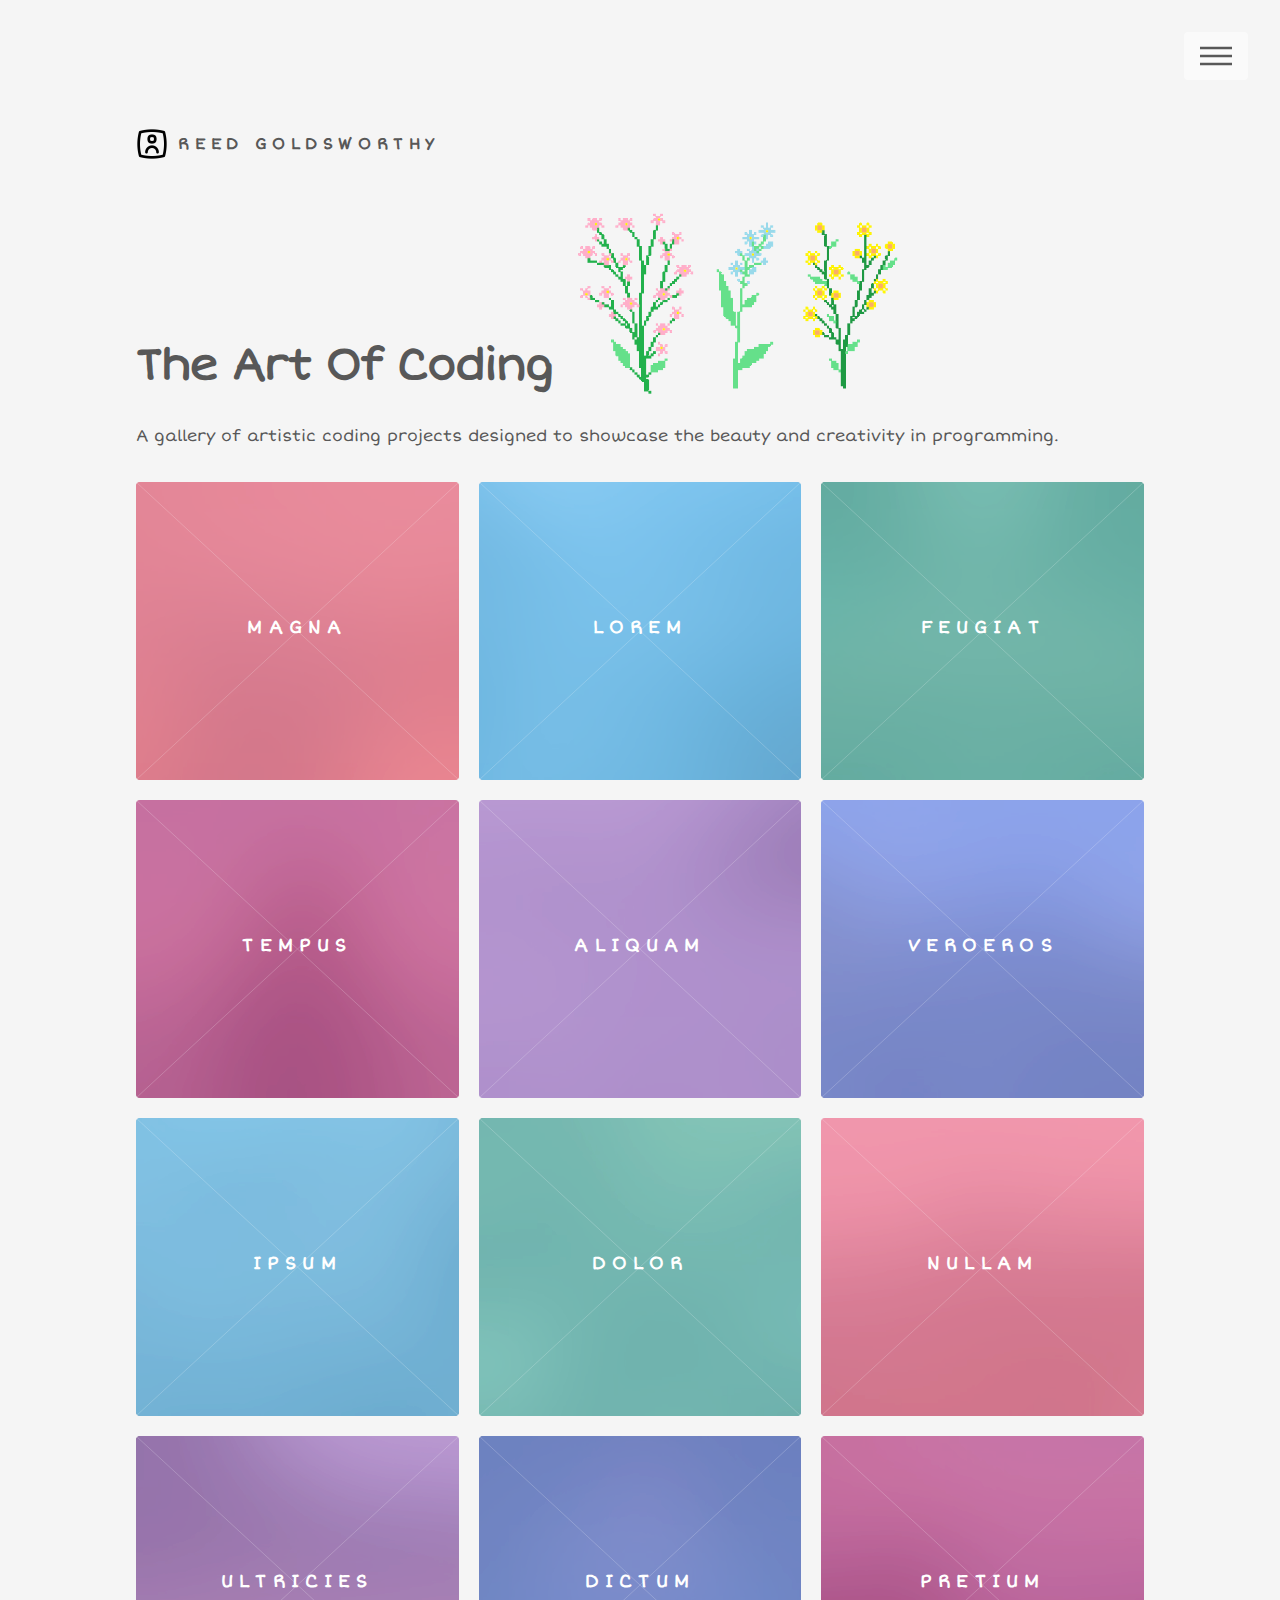
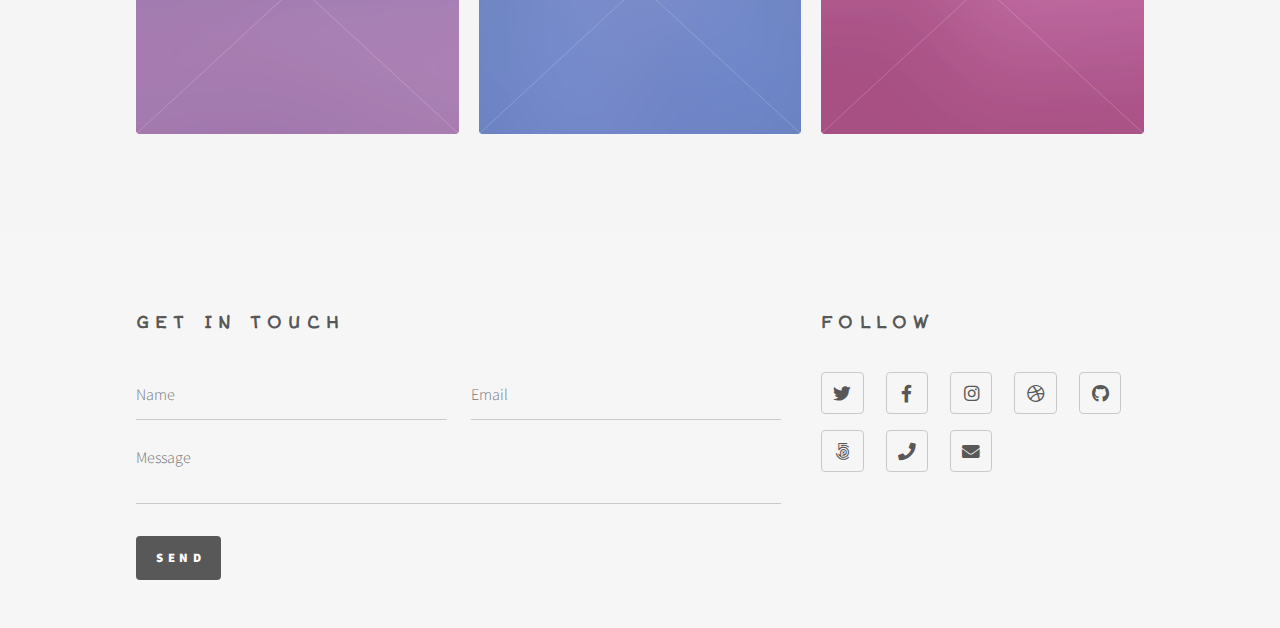
<file: index.html>
<!DOCTYPE HTML>
<!--
	Phantom by HTML5 UP
	html5up.net | @ajlkn
	Free for personal and commercial use under the CCA 3.0 license (html5up.net/license)
-->
<html>
	<head>
		<title>Phantom by HTML5 UP</title>
		<meta charset="utf-8" />
		<meta name="viewport" content="width=device-width, initial-scale=1, user-scalable=no" />
		<link rel="stylesheet" href="assets/css/main.css" />
		<style>
			@import url('https://fonts.googleapis.com/css2?family=Short+Stack&display=swap');
			body {
			  font-family: 'Short Stack', cursive;
			}
			</style>

		<noscript><link rel="stylesheet" href="assets/css/noscript.css" /></noscript>
	</head>
	<body class="is-preload">
		<!-- Wrapper -->
			<div id="wrapper">

				<!-- Header -->
					<header id="header">
						
						<div class="inner">

							<!-- Logo -->
								<a href="https://reedgoldsworthy.github.io/" class="logo" target="_blank">
									<span class="symbol"><img src="images/user.png" alt="" /></span><span class="title">Reed Goldsworthy</span>
								</a>

							<!-- Nav -->
								<nav>
									<ul>
										<li><a href="#menu">Menu</a></li>
									</ul>
								</nav>

						</div>
					</header>

				<!-- Menu -->
					<nav id="menu">
						<h2>Menu</h2>
						<ul>
							<li><a href="index.html">Home</a></li>
							<li><a href="generic.html">Ipsum veroeros</a></li>
							<li><a href="generic.html">Tempus etiam</a></li>
							<li><a href="generic.html">Consequat dolor</a></li>
							<li><a href="elements.html">Elements</a></li>
						</ul>
					</nav>

				<!-- Main -->
					<div id="main">
						<div class="inner">
							<header>
								<div class="title-container">
									<div class="doodle-h1">
										<h1 class="doodle">
											The Art Of Coding
										  </h1>
									</div>
									<img src="images/flowers.png" alt="" class="flower-img">

									
								  </div>

								  
				
								  
		
								<p> A gallery of artistic coding projects designed to showcase the beauty and creativity in programming.</p>
							</header>
							<section class="tiles">
								<article class="style1">
									<span class="image">
										<img src="images/pic01.jpg" alt="" />
									</span>
									<a href="generic.html">
										<h2>Magna</h2>
										<div class="content">
											<p>Sed nisl arcu euismod sit amet nisi lorem etiam dolor veroeros et feugiat.</p>
										</div>
									</a>
								</article>
								<article class="style2">
									<span class="image">
										<img src="images/pic02.jpg" alt="" />
									</span>
									<a href="generic.html">
										<h2>Lorem</h2>
										<div class="content">
											<p>Sed nisl arcu euismod sit amet nisi lorem etiam dolor veroeros et feugiat.</p>
										</div>
									</a>
								</article>
								<article class="style3">
									<span class="image">
										<img src="images/pic03.jpg" alt="" />
									</span>
									<a href="generic.html">
										<h2>Feugiat</h2>
										<div class="content">
											<p>Sed nisl arcu euismod sit amet nisi lorem etiam dolor veroeros et feugiat.</p>
										</div>
									</a>
								</article>
								<article class="style4">
									<span class="image">
										<img src="images/pic04.jpg" alt="" />
									</span>
									<a href="generic.html">
										<h2>Tempus</h2>
										<div class="content">
											<p>Sed nisl arcu euismod sit amet nisi lorem etiam dolor veroeros et feugiat.</p>
										</div>
									</a>
								</article>
								<article class="style5">
									<span class="image">
										<img src="images/pic05.jpg" alt="" />
									</span>
									<a href="generic.html">
										<h2>Aliquam</h2>
										<div class="content">
											<p>Sed nisl arcu euismod sit amet nisi lorem etiam dolor veroeros et feugiat.</p>
										</div>
									</a>
								</article>
								<article class="style6">
									<span class="image">
										<img src="images/pic06.jpg" alt="" />
									</span>
									<a href="generic.html">
										<h2>Veroeros</h2>
										<div class="content">
											<p>Sed nisl arcu euismod sit amet nisi lorem etiam dolor veroeros et feugiat.</p>
										</div>
									</a>
								</article>
								<article class="style2">
									<span class="image">
										<img src="images/pic07.jpg" alt="" />
									</span>
									<a href="generic.html">
										<h2>Ipsum</h2>
										<div class="content">
											<p>Sed nisl arcu euismod sit amet nisi lorem etiam dolor veroeros et feugiat.</p>
										</div>
									</a>
								</article>
								<article class="style3">
									<span class="image">
										<img src="images/pic08.jpg" alt="" />
									</span>
									<a href="generic.html">
										<h2>Dolor</h2>
										<div class="content">
											<p>Sed nisl arcu euismod sit amet nisi lorem etiam dolor veroeros et feugiat.</p>
										</div>
									</a>
								</article>
								<article class="style1">
									<span class="image">
										<img src="images/pic09.jpg" alt="" />
									</span>
									<a href="generic.html">
										<h2>Nullam</h2>
										<div class="content">
											<p>Sed nisl arcu euismod sit amet nisi lorem etiam dolor veroeros et feugiat.</p>
										</div>
									</a>
								</article>
								<article class="style5">
									<span class="image">
										<img src="images/pic10.jpg" alt="" />
									</span>
									<a href="generic.html">
										<h2>Ultricies</h2>
										<div class="content">
											<p>Sed nisl arcu euismod sit amet nisi lorem etiam dolor veroeros et feugiat.</p>
										</div>
									</a>
								</article>
								<article class="style6">
									<span class="image">
										<img src="images/pic11.jpg" alt="" />
									</span>
									<a href="generic.html">
										<h2>Dictum</h2>
										<div class="content">
											<p>Sed nisl arcu euismod sit amet nisi lorem etiam dolor veroeros et feugiat.</p>
										</div>
									</a>
								</article>
								<article class="style4">
									<span class="image">
										<img src="images/pic12.jpg" alt="" />
									</span>
									<a href="generic.html">
										<h2>Pretium</h2>
										<div class="content">
											<p>Sed nisl arcu euismod sit amet nisi lorem etiam dolor veroeros et feugiat.</p>
										</div>
									</a>
								</article>
							</section>
						</div>
					</div>

				<!-- Footer -->
					<footer id="footer">
						<div class="inner">
							<section>
								<h2>Get in touch</h2>
								<form method="post" action="#">
									<div class="fields">
										<div class="field half">
											<input type="text" name="name" id="name" placeholder="Name" />
										</div>
										<div class="field half">
											<input type="email" name="email" id="email" placeholder="Email" />
										</div>
										<div class="field">
											<textarea name="message" id="message" placeholder="Message"></textarea>
										</div>
									</div>
									<ul class="actions">
										<li><input type="submit" value="Send" class="primary" /></li>
									</ul>
								</form>
							</section>
							<section>
								<h2>Follow</h2>
								<ul class="icons">
									<li><a href="#" class="icon brands style2 fa-twitter"><span class="label">Twitter</span></a></li>
									<li><a href="#" class="icon brands style2 fa-facebook-f"><span class="label">Facebook</span></a></li>
									<li><a href="#" class="icon brands style2 fa-instagram"><span class="label">Instagram</span></a></li>
									<li><a href="#" class="icon brands style2 fa-dribbble"><span class="label">Dribbble</span></a></li>
									<li><a href="#" class="icon brands style2 fa-github"><span class="label">GitHub</span></a></li>
									<li><a href="#" class="icon brands style2 fa-500px"><span class="label">500px</span></a></li>
									<li><a href="#" class="icon solid style2 fa-phone"><span class="label">Phone</span></a></li>
									<li><a href="#" class="icon solid style2 fa-envelope"><span class="label">Email</span></a></li>
								</ul>
							</section>
							
						</div>
					</footer>

			</div>

		<!-- Scripts -->
			<script src="assets/js/jquery.min.js"></script>
			<script src="assets/js/browser.min.js"></script>
			<script src="assets/js/breakpoints.min.js"></script>
			<script src="assets/js/util.js"></script>
			<script src="assets/js/main.js"></script>

	</body>
</html>
</file>
<file: assets/css/noscript.css>
/*
	Phantom by HTML5 UP
	html5up.net | @ajlkn
	Free for personal and commercial use under the CCA 3.0 license (html5up.net/license)
*/

/* Tiles */

	body.is-preload .tiles article {
		-moz-transform: none;
		-webkit-transform: none;
		-ms-transform: none;
		transform: none;
		opacity: 1;
	}
</file>
<file: assets/css/main.css>
@import url(fontawesome-all.min.css);
@import url("https://fonts.googleapis.com/css?family=Source+Sans+Pro:300,700,900");

/*
	Phantom by HTML5 UP
	html5up.net | @ajlkn
	Free for personal and commercial use under the CCA 3.0 license (html5up.net/license)
*/

html, body, div, span, applet, object,
iframe, h1, h2, h3, h4, h5, h6, p, blockquote,
pre, a, abbr, acronym, address, big, cite,
code, del, dfn, em, img, ins, kbd, q, s, samp,
small, strike, strong, sub, sup, tt, var, b,
u, i, center, dl, dt, dd, ol, ul, li, fieldset,
form, label, legend, table, caption, tbody,
tfoot, thead, tr, th, td, article, aside,
canvas, details, embed, figure, figcaption,
footer, header, hgroup, menu, nav, output, ruby,
section, summary, time, mark, audio, video {
	margin: 0;
	padding: 0;
	border: 0;
	font-size: 100%;
	font: inherit;
	vertical-align: baseline;}

article, aside, details, figcaption, figure,
footer, header, hgroup, menu, nav, section {
	display: block;}

body {
	line-height: 1;
}

ol, ul {
	list-style: none;
}

blockquote, q {
	quotes: none;
}

	blockquote:before, blockquote:after, q:before, q:after {
		content: '';
		content: none;
	}

table {
	border-collapse: collapse;
	border-spacing: 0;
}

body {
	-webkit-text-size-adjust: none;
}

mark {
	background-color: transparent;
	color: inherit;
}

input::-moz-focus-inner {
	border: 0;
	padding: 0;
}

input, select, textarea {
	-moz-appearance: none;
	-webkit-appearance: none;
	-ms-appearance: none;
	appearance: none;
}

/* Basic */

	@-ms-viewport {
		width: device-width;
	}

	body {
		-ms-overflow-style: scrollbar;
	}

	@media screen and (max-width: 480px) {

		html, body {
			min-width: 320px;
		}

	}

	html {
		box-sizing: border-box;
	}

	*, *:before, *:after {
		box-sizing: inherit;
	}

	body {
		background: #F5F5F5;
	}

		body.is-preload *, body.is-preload *:before, body.is-preload *:after {
			-moz-animation: none !important;
			-webkit-animation: none !important;
			-ms-animation: none !important;
			animation: none !important;
			-moz-transition: none !important;
			-webkit-transition: none !important;
			-ms-transition: none !important;
			transition: none !important;
		}

/* Type */

	body, input, select, textarea {
		color: #585858;
		font-family: "Source Sans Pro", Helvetica, sans-serif;
		font-size: 16pt;
		font-weight: 300;
		line-height: 1.75;
	}

		@media screen and (max-width: 1680px) {

			body, input, select, textarea {
				font-size: 14pt;
			}

		}

		@media screen and (max-width: 1280px) {

			body, input, select, textarea {
				font-size: 12pt;
			}

		}

	a {
		-moz-transition: border-bottom-color 0.2s ease, color 0.2s ease;
		-webkit-transition: border-bottom-color 0.2s ease, color 0.2s ease;
		-ms-transition: border-bottom-color 0.2s ease, color 0.2s ease;
		transition: border-bottom-color 0.2s ease, color 0.2s ease;
		text-decoration: none;
		color: #585858;
		border-bottom: dotted 1px rgba(88, 88, 88, 0.5);
	}

		a:hover {
			border-bottom-color: transparent;
			color: #f2849e !important;
		}

	strong, b {
		font-weight: 900;
	}

	em, i {
		font-style: italic;
	}

	p {
		margin: 0 0 2em 0;
	}

	h1 {
		font-size: 2.75em;
		font-weight: 700;
		line-height: 1.3;
		margin: 0 0 1em 0;
		letter-spacing: -0.035em;
	}

		h1 a {
			color: inherit;
		}

		@media screen and (max-width: 736px) {

			h1 {
				font-size: 2em;
				margin: 0 0 1em 0;
			}

		}

		@media screen and (max-width: 360px) {

			h1 {
				font-size: 1.75em;
			}

		}

	h2, h3, h4, h5, h6 {
		font-weight: 900;
		line-height: 1.5;
		margin: 0 0 2em 0;
		text-transform: uppercase;
		letter-spacing: 0.35em;
	}

		h2 a, h3 a, h4 a, h5 a, h6 a {
			color: inherit;
		}

	h2 {
		font-size: 1.1em;
	}

	h3 {
		font-size: 1em;
	}

	h4 {
		font-size: 0.8em;
	}

	h5 {
		font-size: 0.8em;
	}

	h6 {
		font-size: 0.8em;
	}

	@media screen and (max-width: 980px) {

		h1 br, h2 br, h3 br, h4 br, h5 br, h6 br {
			display: none;
		}

	}

	@media screen and (max-width: 736px) {

		h2 {
			font-size: 1em;
		}

		h3 {
			font-size: 0.8em;
		}

	}

	sub {
		font-size: 0.8em;
		position: relative;
		top: 0.5em;
	}

	sup {
		font-size: 0.8em;
		position: relative;
		top: -0.5em;
	}

	blockquote {
		border-left: solid 4px #c9c9c9;
		font-style: italic;
		margin: 0 0 2em 0;
		padding: 0.5em 0 0.5em 2em;
	}

	code {
		background: rgba(144, 144, 144, 0.075);
		border-radius: 4px;
		border: solid 1px #c9c9c9;
		font-family: "Courier New", monospace;
		font-size: 0.9em;
		margin: 0 0.25em;
		padding: 0.25em 0.65em;
	}

	pre {
		-webkit-overflow-scrolling: touch;
		font-family: "Courier New", monospace;
		font-size: 0.9em;
		margin: 0 0 2em 0;
	}

		pre code {
			display: block;
			line-height: 1.75;
			padding: 1em 1.5em;
			overflow-x: auto;
		}

	hr {
		border: 0;
		border-bottom: solid 1px #c9c9c9;
		margin: 2em 0;
	}

		hr.major {
			margin: 3em 0;
		}

	.align-left {
		text-align: left;
	}

	.align-center {
		text-align: center;
	}

	.align-right {
		text-align: right;
	}

/* Row */

	.row {
		display: flex;
		flex-wrap: wrap;
		box-sizing: border-box;
		align-items: stretch;
	}

		.row > * {
			box-sizing: border-box;
		}

		.row.gtr-uniform > * > :last-child {
			margin-bottom: 0;
		}

		.row.aln-left {
			justify-content: flex-start;
		}

		.row.aln-center {
			justify-content: center;
		}

		.row.aln-right {
			justify-content: flex-end;
		}

		.row.aln-top {
			align-items: flex-start;
		}

		.row.aln-middle {
			align-items: center;
		}

		.row.aln-bottom {
			align-items: flex-end;
		}

		.row > .imp {
			order: -1;
		}

		.row > .col-1 {
			width: 8.33333%;
		}

		.row > .off-1 {
			margin-left: 8.33333%;
		}

		.row > .col-2 {
			width: 16.66667%;
		}

		.row > .off-2 {
			margin-left: 16.66667%;
		}

		.row > .col-3 {
			width: 25%;
		}

		.row > .off-3 {
			margin-left: 25%;
		}

		.row > .col-4 {
			width: 33.33333%;
		}

		.row > .off-4 {
			margin-left: 33.33333%;
		}

		.row > .col-5 {
			width: 41.66667%;
		}

		.row > .off-5 {
			margin-left: 41.66667%;
		}

		.row > .col-6 {
			width: 50%;
		}

		.row > .off-6 {
			margin-left: 50%;
		}

		.row > .col-7 {
			width: 58.33333%;
		}

		.row > .off-7 {
			margin-left: 58.33333%;
		}

		.row > .col-8 {
			width: 66.66667%;
		}

		.row > .off-8 {
			margin-left: 66.66667%;
		}

		.row > .col-9 {
			width: 75%;
		}

		.row > .off-9 {
			margin-left: 75%;
		}

		.row > .col-10 {
			width: 83.33333%;
		}

		.row > .off-10 {
			margin-left: 83.33333%;
		}

		.row > .col-11 {
			width: 91.66667%;
		}

		.row > .off-11 {
			margin-left: 91.66667%;
		}

		.row > .col-12 {
			width: 100%;
		}

		.row > .off-12 {
			margin-left: 100%;
		}

		.row.gtr-0 {
			margin-top: 0;
			margin-left: 0em;
		}

			.row.gtr-0 > * {
				padding: 0 0 0 0em;
			}

			.row.gtr-0.gtr-uniform {
				margin-top: 0em;
			}

				.row.gtr-0.gtr-uniform > * {
					padding-top: 0em;
				}

		.row.gtr-25 {
			margin-top: 0;
			margin-left: -0.5em;
		}

			.row.gtr-25 > * {
				padding: 0 0 0 0.5em;
			}

			.row.gtr-25.gtr-uniform {
				margin-top: -0.5em;
			}

				.row.gtr-25.gtr-uniform > * {
					padding-top: 0.5em;
				}

		.row.gtr-50 {
			margin-top: 0;
			margin-left: -1em;
		}

			.row.gtr-50 > * {
				padding: 0 0 0 1em;
			}

			.row.gtr-50.gtr-uniform {
				margin-top: -1em;
			}

				.row.gtr-50.gtr-uniform > * {
					padding-top: 1em;
				}

		.row {
			margin-top: 0;
			margin-left: -2em;
		}

			.row > * {
				padding: 0 0 0 2em;
			}

			.row.gtr-uniform {
				margin-top: -2em;
			}

				.row.gtr-uniform > * {
					padding-top: 2em;
				}

		.row.gtr-150 {
			margin-top: 0;
			margin-left: -3em;
		}

			.row.gtr-150 > * {
				padding: 0 0 0 3em;
			}

			.row.gtr-150.gtr-uniform {
				margin-top: -3em;
			}

				.row.gtr-150.gtr-uniform > * {
					padding-top: 3em;
				}

		.row.gtr-200 {
			margin-top: 0;
			margin-left: -4em;
		}

			.row.gtr-200 > * {
				padding: 0 0 0 4em;
			}

			.row.gtr-200.gtr-uniform {
				margin-top: -4em;
			}

				.row.gtr-200.gtr-uniform > * {
					padding-top: 4em;
				}

		@media screen and (max-width: 1680px) {

			.row {
				display: flex;
				flex-wrap: wrap;
				box-sizing: border-box;
				align-items: stretch;
			}

				.row > * {
					box-sizing: border-box;
				}

				.row.gtr-uniform > * > :last-child {
					margin-bottom: 0;
				}

				.row.aln-left {
					justify-content: flex-start;
				}

				.row.aln-center {
					justify-content: center;
				}

				.row.aln-right {
					justify-content: flex-end;
				}

				.row.aln-top {
					align-items: flex-start;
				}

				.row.aln-middle {
					align-items: center;
				}

				.row.aln-bottom {
					align-items: flex-end;
				}

				.row > .imp-xlarge {
					order: -1;
				}

				.row > .col-1-xlarge {
					width: 8.33333%;
				}

				.row > .off-1-xlarge {
					margin-left: 8.33333%;
				}

				.row > .col-2-xlarge {
					width: 16.66667%;
				}

				.row > .off-2-xlarge {
					margin-left: 16.66667%;
				}

				.row > .col-3-xlarge {
					width: 25%;
				}

				.row > .off-3-xlarge {
					margin-left: 25%;
				}

				.row > .col-4-xlarge {
					width: 33.33333%;
				}

				.row > .off-4-xlarge {
					margin-left: 33.33333%;
				}

				.row > .col-5-xlarge {
					width: 41.66667%;
				}

				.row > .off-5-xlarge {
					margin-left: 41.66667%;
				}

				.row > .col-6-xlarge {
					width: 50%;
				}

				.row > .off-6-xlarge {
					margin-left: 50%;
				}

				.row > .col-7-xlarge {
					width: 58.33333%;
				}

				.row > .off-7-xlarge {
					margin-left: 58.33333%;
				}

				.row > .col-8-xlarge {
					width: 66.66667%;
				}

				.row > .off-8-xlarge {
					margin-left: 66.66667%;
				}

				.row > .col-9-xlarge {
					width: 75%;
				}

				.row > .off-9-xlarge {
					margin-left: 75%;
				}

				.row > .col-10-xlarge {
					width: 83.33333%;
				}

				.row > .off-10-xlarge {
					margin-left: 83.33333%;
				}

				.row > .col-11-xlarge {
					width: 91.66667%;
				}

				.row > .off-11-xlarge {
					margin-left: 91.66667%;
				}

				.row > .col-12-xlarge {
					width: 100%;
				}

				.row > .off-12-xlarge {
					margin-left: 100%;
				}

				.row.gtr-0 {
					margin-top: 0;
					margin-left: 0em;
				}

					.row.gtr-0 > * {
						padding: 0 0 0 0em;
					}

					.row.gtr-0.gtr-uniform {
						margin-top: 0em;
					}

						.row.gtr-0.gtr-uniform > * {
							padding-top: 0em;
						}

				.row.gtr-25 {
					margin-top: 0;
					margin-left: -0.5em;
				}

					.row.gtr-25 > * {
						padding: 0 0 0 0.5em;
					}

					.row.gtr-25.gtr-uniform {
						margin-top: -0.5em;
					}

						.row.gtr-25.gtr-uniform > * {
							padding-top: 0.5em;
						}

				.row.gtr-50 {
					margin-top: 0;
					margin-left: -1em;
				}

					.row.gtr-50 > * {
						padding: 0 0 0 1em;
					}

					.row.gtr-50.gtr-uniform {
						margin-top: -1em;
					}

						.row.gtr-50.gtr-uniform > * {
							padding-top: 1em;
						}

				.row {
					margin-top: 0;
					margin-left: -2em;
				}

					.row > * {
						padding: 0 0 0 2em;
					}

					.row.gtr-uniform {
						margin-top: -2em;
					}

						.row.gtr-uniform > * {
							padding-top: 2em;
						}

				.row.gtr-150 {
					margin-top: 0;
					margin-left: -3em;
				}

					.row.gtr-150 > * {
						padding: 0 0 0 3em;
					}

					.row.gtr-150.gtr-uniform {
						margin-top: -3em;
					}

						.row.gtr-150.gtr-uniform > * {
							padding-top: 3em;
						}

				.row.gtr-200 {
					margin-top: 0;
					margin-left: -4em;
				}

					.row.gtr-200 > * {
						padding: 0 0 0 4em;
					}

					.row.gtr-200.gtr-uniform {
						margin-top: -4em;
					}

						.row.gtr-200.gtr-uniform > * {
							padding-top: 4em;
						}

		}

		@media screen and (max-width: 1280px) {

			.row {
				display: flex;
				flex-wrap: wrap;
				box-sizing: border-box;
				align-items: stretch;
			}

				.row > * {
					box-sizing: border-box;
				}

				.row.gtr-uniform > * > :last-child {
					margin-bottom: 0;
				}

				.row.aln-left {
					justify-content: flex-start;
				}

				.row.aln-center {
					justify-content: center;
				}

				.row.aln-right {
					justify-content: flex-end;
				}

				.row.aln-top {
					align-items: flex-start;
				}

				.row.aln-middle {
					align-items: center;
				}

				.row.aln-bottom {
					align-items: flex-end;
				}

				.row > .imp-large {
					order: -1;
				}

				.row > .col-1-large {
					width: 8.33333%;
				}

				.row > .off-1-large {
					margin-left: 8.33333%;
				}

				.row > .col-2-large {
					width: 16.66667%;
				}

				.row > .off-2-large {
					margin-left: 16.66667%;
				}

				.row > .col-3-large {
					width: 25%;
				}

				.row > .off-3-large {
					margin-left: 25%;
				}

				.row > .col-4-large {
					width: 33.33333%;
				}

				.row > .off-4-large {
					margin-left: 33.33333%;
				}

				.row > .col-5-large {
					width: 41.66667%;
				}

				.row > .off-5-large {
					margin-left: 41.66667%;
				}

				.row > .col-6-large {
					width: 50%;
				}

				.row > .off-6-large {
					margin-left: 50%;
				}

				.row > .col-7-large {
					width: 58.33333%;
				}

				.row > .off-7-large {
					margin-left: 58.33333%;
				}

				.row > .col-8-large {
					width: 66.66667%;
				}

				.row > .off-8-large {
					margin-left: 66.66667%;
				}

				.row > .col-9-large {
					width: 75%;
				}

				.row > .off-9-large {
					margin-left: 75%;
				}

				.row > .col-10-large {
					width: 83.33333%;
				}

				.row > .off-10-large {
					margin-left: 83.33333%;
				}

				.row > .col-11-large {
					width: 91.66667%;
				}

				.row > .off-11-large {
					margin-left: 91.66667%;
				}

				.row > .col-12-large {
					width: 100%;
				}

				.row > .off-12-large {
					margin-left: 100%;
				}

				.row.gtr-0 {
					margin-top: 0;
					margin-left: 0em;
				}

					.row.gtr-0 > * {
						padding: 0 0 0 0em;
					}

					.row.gtr-0.gtr-uniform {
						margin-top: 0em;
					}

						.row.gtr-0.gtr-uniform > * {
							padding-top: 0em;
						}

				.row.gtr-25 {
					margin-top: 0;
					margin-left: -0.5em;
				}

					.row.gtr-25 > * {
						padding: 0 0 0 0.5em;
					}

					.row.gtr-25.gtr-uniform {
						margin-top: -0.5em;
					}

						.row.gtr-25.gtr-uniform > * {
							padding-top: 0.5em;
						}

				.row.gtr-50 {
					margin-top: 0;
					margin-left: -1em;
				}

					.row.gtr-50 > * {
						padding: 0 0 0 1em;
					}

					.row.gtr-50.gtr-uniform {
						margin-top: -1em;
					}

						.row.gtr-50.gtr-uniform > * {
							padding-top: 1em;
						}

				.row {
					margin-top: 0;
					margin-left: -2em;
				}

					.row > * {
						padding: 0 0 0 2em;
					}

					.row.gtr-uniform {
						margin-top: -2em;
					}

						.row.gtr-uniform > * {
							padding-top: 2em;
						}

				.row.gtr-150 {
					margin-top: 0;
					margin-left: -3em;
				}

					.row.gtr-150 > * {
						padding: 0 0 0 3em;
					}

					.row.gtr-150.gtr-uniform {
						margin-top: -3em;
					}

						.row.gtr-150.gtr-uniform > * {
							padding-top: 3em;
						}

				.row.gtr-200 {
					margin-top: 0;
					margin-left: -4em;
				}

					.row.gtr-200 > * {
						padding: 0 0 0 4em;
					}

					.row.gtr-200.gtr-uniform {
						margin-top: -4em;
					}

						.row.gtr-200.gtr-uniform > * {
							padding-top: 4em;
						}

		}

		@media screen and (max-width: 980px) {

			.row {
				display: flex;
				flex-wrap: wrap;
				box-sizing: border-box;
				align-items: stretch;
			}

				.row > * {
					box-sizing: border-box;
				}

				.row.gtr-uniform > * > :last-child {
					margin-bottom: 0;
				}

				.row.aln-left {
					justify-content: flex-start;
				}

				.row.aln-center {
					justify-content: center;
				}

				.row.aln-right {
					justify-content: flex-end;
				}

				.row.aln-top {
					align-items: flex-start;
				}

				.row.aln-middle {
					align-items: center;
				}

				.row.aln-bottom {
					align-items: flex-end;
				}

				.row > .imp-medium {
					order: -1;
				}

				.row > .col-1-medium {
					width: 8.33333%;
				}

				.row > .off-1-medium {
					margin-left: 8.33333%;
				}

				.row > .col-2-medium {
					width: 16.66667%;
				}

				.row > .off-2-medium {
					margin-left: 16.66667%;
				}

				.row > .col-3-medium {
					width: 25%;
				}

				.row > .off-3-medium {
					margin-left: 25%;
				}

				.row > .col-4-medium {
					width: 33.33333%;
				}

				.row > .off-4-medium {
					margin-left: 33.33333%;
				}

				.row > .col-5-medium {
					width: 41.66667%;
				}

				.row > .off-5-medium {
					margin-left: 41.66667%;
				}

				.row > .col-6-medium {
					width: 50%;
				}

				.row > .off-6-medium {
					margin-left: 50%;
				}

				.row > .col-7-medium {
					width: 58.33333%;
				}

				.row > .off-7-medium {
					margin-left: 58.33333%;
				}

				.row > .col-8-medium {
					width: 66.66667%;
				}

				.row > .off-8-medium {
					margin-left: 66.66667%;
				}

				.row > .col-9-medium {
					width: 75%;
				}

				.row > .off-9-medium {
					margin-left: 75%;
				}

				.row > .col-10-medium {
					width: 83.33333%;
				}

				.row > .off-10-medium {
					margin-left: 83.33333%;
				}

				.row > .col-11-medium {
					width: 91.66667%;
				}

				.row > .off-11-medium {
					margin-left: 91.66667%;
				}

				.row > .col-12-medium {
					width: 100%;
				}

				.row > .off-12-medium {
					margin-left: 100%;
				}

				.row.gtr-0 {
					margin-top: 0;
					margin-left: 0em;
				}

					.row.gtr-0 > * {
						padding: 0 0 0 0em;
					}

					.row.gtr-0.gtr-uniform {
						margin-top: 0em;
					}

						.row.gtr-0.gtr-uniform > * {
							padding-top: 0em;
						}

				.row.gtr-25 {
					margin-top: 0;
					margin-left: -0.375em;
				}

					.row.gtr-25 > * {
						padding: 0 0 0 0.375em;
					}

					.row.gtr-25.gtr-uniform {
						margin-top: -0.375em;
					}

						.row.gtr-25.gtr-uniform > * {
							padding-top: 0.375em;
						}

				.row.gtr-50 {
					margin-top: 0;
					margin-left: -0.75em;
				}

					.row.gtr-50 > * {
						padding: 0 0 0 0.75em;
					}

					.row.gtr-50.gtr-uniform {
						margin-top: -0.75em;
					}

						.row.gtr-50.gtr-uniform > * {
							padding-top: 0.75em;
						}

				.row {
					margin-top: 0;
					margin-left: -1.5em;
				}

					.row > * {
						padding: 0 0 0 1.5em;
					}

					.row.gtr-uniform {
						margin-top: -1.5em;
					}

						.row.gtr-uniform > * {
							padding-top: 1.5em;
						}

				.row.gtr-150 {
					margin-top: 0;
					margin-left: -2.25em;
				}

					.row.gtr-150 > * {
						padding: 0 0 0 2.25em;
					}

					.row.gtr-150.gtr-uniform {
						margin-top: -2.25em;
					}

						.row.gtr-150.gtr-uniform > * {
							padding-top: 2.25em;
						}

				.row.gtr-200 {
					margin-top: 0;
					margin-left: -3em;
				}

					.row.gtr-200 > * {
						padding: 0 0 0 3em;
					}

					.row.gtr-200.gtr-uniform {
						margin-top: -3em;
					}

						.row.gtr-200.gtr-uniform > * {
							padding-top: 3em;
						}

		}

		@media screen and (max-width: 736px) {

			.row {
				display: flex;
				flex-wrap: wrap;
				box-sizing: border-box;
				align-items: stretch;
			}

				.row > * {
					box-sizing: border-box;
				}

				.row.gtr-uniform > * > :last-child {
					margin-bottom: 0;
				}

				.row.aln-left {
					justify-content: flex-start;
				}

				.row.aln-center {
					justify-content: center;
				}

				.row.aln-right {
					justify-content: flex-end;
				}

				.row.aln-top {
					align-items: flex-start;
				}

				.row.aln-middle {
					align-items: center;
				}

				.row.aln-bottom {
					align-items: flex-end;
				}

				.row > .imp-small {
					order: -1;
				}

				.row > .col-1-small {
					width: 8.33333%;
				}

				.row > .off-1-small {
					margin-left: 8.33333%;
				}

				.row > .col-2-small {
					width: 16.66667%;
				}

				.row > .off-2-small {
					margin-left: 16.66667%;
				}

				.row > .col-3-small {
					width: 25%;
				}

				.row > .off-3-small {
					margin-left: 25%;
				}

				.row > .col-4-small {
					width: 33.33333%;
				}

				.row > .off-4-small {
					margin-left: 33.33333%;
				}

				.row > .col-5-small {
					width: 41.66667%;
				}

				.row > .off-5-small {
					margin-left: 41.66667%;
				}

				.row > .col-6-small {
					width: 50%;
				}

				.row > .off-6-small {
					margin-left: 50%;
				}

				.row > .col-7-small {
					width: 58.33333%;
				}

				.row > .off-7-small {
					margin-left: 58.33333%;
				}

				.row > .col-8-small {
					width: 66.66667%;
				}

				.row > .off-8-small {
					margin-left: 66.66667%;
				}

				.row > .col-9-small {
					width: 75%;
				}

				.row > .off-9-small {
					margin-left: 75%;
				}

				.row > .col-10-small {
					width: 83.33333%;
				}

				.row > .off-10-small {
					margin-left: 83.33333%;
				}

				.row > .col-11-small {
					width: 91.66667%;
				}

				.row > .off-11-small {
					margin-left: 91.66667%;
				}

				.row > .col-12-small {
					width: 100%;
				}

				.row > .off-12-small {
					margin-left: 100%;
				}

				.row.gtr-0 {
					margin-top: 0;
					margin-left: 0em;
				}

					.row.gtr-0 > * {
						padding: 0 0 0 0em;
					}

					.row.gtr-0.gtr-uniform {
						margin-top: 0em;
					}

						.row.gtr-0.gtr-uniform > * {
							padding-top: 0em;
						}

				.row.gtr-25 {
					margin-top: 0;
					margin-left: -0.25em;
				}

					.row.gtr-25 > * {
						padding: 0 0 0 0.25em;
					}

					.row.gtr-25.gtr-uniform {
						margin-top: -0.25em;
					}

						.row.gtr-25.gtr-uniform > * {
							padding-top: 0.25em;
						}

				.row.gtr-50 {
					margin-top: 0;
					margin-left: -0.5em;
				}

					.row.gtr-50 > * {
						padding: 0 0 0 0.5em;
					}

					.row.gtr-50.gtr-uniform {
						margin-top: -0.5em;
					}

						.row.gtr-50.gtr-uniform > * {
							padding-top: 0.5em;
						}

				.row {
					margin-top: 0;
					margin-left: -1em;
				}

					.row > * {
						padding: 0 0 0 1em;
					}

					.row.gtr-uniform {
						margin-top: -1em;
					}

						.row.gtr-uniform > * {
							padding-top: 1em;
						}

				.row.gtr-150 {
					margin-top: 0;
					margin-left: -1.5em;
				}

					.row.gtr-150 > * {
						padding: 0 0 0 1.5em;
					}

					.row.gtr-150.gtr-uniform {
						margin-top: -1.5em;
					}

						.row.gtr-150.gtr-uniform > * {
							padding-top: 1.5em;
						}

				.row.gtr-200 {
					margin-top: 0;
					margin-left: -2em;
				}

					.row.gtr-200 > * {
						padding: 0 0 0 2em;
					}

					.row.gtr-200.gtr-uniform {
						margin-top: -2em;
					}

						.row.gtr-200.gtr-uniform > * {
							padding-top: 2em;
						}

		}

		@media screen and (max-width: 480px) {

			.row {
				display: flex;
				flex-wrap: wrap;
				box-sizing: border-box;
				align-items: stretch;
			}

				.row > * {
					box-sizing: border-box;
				}

				.row.gtr-uniform > * > :last-child {
					margin-bottom: 0;
				}

				.row.aln-left {
					justify-content: flex-start;
				}

				.row.aln-center {
					justify-content: center;
				}

				.row.aln-right {
					justify-content: flex-end;
				}

				.row.aln-top {
					align-items: flex-start;
				}

				.row.aln-middle {
					align-items: center;
				}

				.row.aln-bottom {
					align-items: flex-end;
				}

				.row > .imp-xsmall {
					order: -1;
				}

				.row > .col-1-xsmall {
					width: 8.33333%;
				}

				.row > .off-1-xsmall {
					margin-left: 8.33333%;
				}

				.row > .col-2-xsmall {
					width: 16.66667%;
				}

				.row > .off-2-xsmall {
					margin-left: 16.66667%;
				}

				.row > .col-3-xsmall {
					width: 25%;
				}

				.row > .off-3-xsmall {
					margin-left: 25%;
				}

				.row > .col-4-xsmall {
					width: 33.33333%;
				}

				.row > .off-4-xsmall {
					margin-left: 33.33333%;
				}

				.row > .col-5-xsmall {
					width: 41.66667%;
				}

				.row > .off-5-xsmall {
					margin-left: 41.66667%;
				}

				.row > .col-6-xsmall {
					width: 50%;
				}

				.row > .off-6-xsmall {
					margin-left: 50%;
				}

				.row > .col-7-xsmall {
					width: 58.33333%;
				}

				.row > .off-7-xsmall {
					margin-left: 58.33333%;
				}

				.row > .col-8-xsmall {
					width: 66.66667%;
				}

				.row > .off-8-xsmall {
					margin-left: 66.66667%;
				}

				.row > .col-9-xsmall {
					width: 75%;
				}

				.row > .off-9-xsmall {
					margin-left: 75%;
				}

				.row > .col-10-xsmall {
					width: 83.33333%;
				}

				.row > .off-10-xsmall {
					margin-left: 83.33333%;
				}

				.row > .col-11-xsmall {
					width: 91.66667%;
				}

				.row > .off-11-xsmall {
					margin-left: 91.66667%;
				}

				.row > .col-12-xsmall {
					width: 100%;
				}

				.row > .off-12-xsmall {
					margin-left: 100%;
				}

				.row.gtr-0 {
					margin-top: 0;
					margin-left: 0em;
				}

					.row.gtr-0 > * {
						padding: 0 0 0 0em;
					}

					.row.gtr-0.gtr-uniform {
						margin-top: 0em;
					}

						.row.gtr-0.gtr-uniform > * {
							padding-top: 0em;
						}

				.row.gtr-25 {
					margin-top: 0;
					margin-left: -0.25em;
				}

					.row.gtr-25 > * {
						padding: 0 0 0 0.25em;
					}

					.row.gtr-25.gtr-uniform {
						margin-top: -0.25em;
					}

						.row.gtr-25.gtr-uniform > * {
							padding-top: 0.25em;
						}

				.row.gtr-50 {
					margin-top: 0;
					margin-left: -0.5em;
				}

					.row.gtr-50 > * {
						padding: 0 0 0 0.5em;
					}

					.row.gtr-50.gtr-uniform {
						margin-top: -0.5em;
					}

						.row.gtr-50.gtr-uniform > * {
							padding-top: 0.5em;
						}

				.row {
					margin-top: 0;
					margin-left: -1em;
				}

					.row > * {
						padding: 0 0 0 1em;
					}

					.row.gtr-uniform {
						margin-top: -1em;
					}

						.row.gtr-uniform > * {
							padding-top: 1em;
						}

				.row.gtr-150 {
					margin-top: 0;
					margin-left: -1.5em;
				}

					.row.gtr-150 > * {
						padding: 0 0 0 1.5em;
					}

					.row.gtr-150.gtr-uniform {
						margin-top: -1.5em;
					}

						.row.gtr-150.gtr-uniform > * {
							padding-top: 1.5em;
						}

				.row.gtr-200 {
					margin-top: 0;
					margin-left: -2em;
				}

					.row.gtr-200 > * {
						padding: 0 0 0 2em;
					}

					.row.gtr-200.gtr-uniform {
						margin-top: -2em;
					}

						.row.gtr-200.gtr-uniform > * {
							padding-top: 2em;
						}

		}

/* Section/Article */

	section.special, article.special {
		text-align: center;
	}

	header p {
		margin-top: -1em;
	}

	@media screen and (max-width: 736px) {

		header p {
			margin-top: 0;
		}

	}

/* Icon */

	.icon {
		text-decoration: none;
		border-bottom: none;
		position: relative;
	}

		.icon:before {
			-moz-osx-font-smoothing: grayscale;
			-webkit-font-smoothing: antialiased;
			display: inline-block;
			font-style: normal;
			font-variant: normal;
			text-rendering: auto;
			line-height: 1;
			text-transform: none !important;
			font-family: 'Font Awesome 5 Free';
			font-weight: 400;
		}

		.icon > .label {
			display: none;
		}

		.icon:before {
			line-height: inherit;
		}

		.icon.solid:before {
			font-weight: 900;
		}

		.icon.brands:before {
			font-family: 'Font Awesome 5 Brands';
		}

		.icon.style2 {
			-moz-transition: background-color 0.2s ease-in-out, color 0.2s ease-in-out, border-color 0.2s ease-in-out;
			-webkit-transition: background-color 0.2s ease-in-out, color 0.2s ease-in-out, border-color 0.2s ease-in-out;
			-ms-transition: background-color 0.2s ease-in-out, color 0.2s ease-in-out, border-color 0.2s ease-in-out;
			transition: background-color 0.2s ease-in-out, color 0.2s ease-in-out, border-color 0.2s ease-in-out;
			background-color: transparent;
			border: solid 1px #c9c9c9;
			border-radius: 4px;
			width: 2.65em;
			height: 2.65em;
			display: inline-block;
			text-align: center;
			line-height: 2.65em;
			color: inherit;
		}

			.icon.style2:before {
				font-size: 1.1em;
			}

			.icon.style2:hover {
				color: #f2849e;
				border-color: #f2849e;
			}

			.icon.style2:active {
				background-color: rgba(242, 132, 158, 0.1);
			}

/* List */

	ol {
		list-style: decimal;
		margin: 0 0 2em 0;
		padding-left: 1.25em;
	}

		ol li {
			padding-left: 0.25em;
		}

	ul {
		list-style: disc;
		margin: 0 0 2em 0;
		padding-left: 1em;
	}

		ul li {
			padding-left: 0.5em;
		}

		ul.alt {
			list-style: none;
			padding-left: 0;
		}

			ul.alt li {
				border-top: solid 1px #c9c9c9;
				padding: 0.5em 0;
			}

				ul.alt li:first-child {
					border-top: 0;
					padding-top: 0;
				}

	dl {
		margin: 0 0 2em 0;
	}

		dl dt {
			display: block;
			font-weight: 900;
			margin: 0 0 1em 0;
		}

		dl dd {
			margin-left: 2em;
		}

/* Actions */

	ul.actions {
		display: -moz-flex;
		display: -webkit-flex;
		display: -ms-flex;
		display: flex;
		cursor: default;
		list-style: none;
		margin-left: -1em;
		padding-left: 0;
	}

		ul.actions li {
			padding: 0 0 0 1em;
			vertical-align: middle;
		}

		ul.actions.special {
			-moz-justify-content: center;
			-webkit-justify-content: center;
			-ms-justify-content: center;
			justify-content: center;
			width: 100%;
			margin-left: 0;
		}

			ul.actions.special li:first-child {
				padding-left: 0;
			}

		ul.actions.stacked {
			-moz-flex-direction: column;
			-webkit-flex-direction: column;
			-ms-flex-direction: column;
			flex-direction: column;
			margin-left: 0;
		}

			ul.actions.stacked li {
				padding: 1.3em 0 0 0;
			}

				ul.actions.stacked li:first-child {
					padding-top: 0;
				}

		ul.actions.fit {
			width: calc(100% + 1em);
		}

			ul.actions.fit li {
				-moz-flex-grow: 1;
				-webkit-flex-grow: 1;
				-ms-flex-grow: 1;
				flex-grow: 1;
				-moz-flex-shrink: 1;
				-webkit-flex-shrink: 1;
				-ms-flex-shrink: 1;
				flex-shrink: 1;
				width: 100%;
			}

				ul.actions.fit li > * {
					width: 100%;
				}

			ul.actions.fit.stacked {
				width: 100%;
			}

		@media screen and (max-width: 480px) {

			ul.actions:not(.fixed) {
				-moz-flex-direction: column;
				-webkit-flex-direction: column;
				-ms-flex-direction: column;
				flex-direction: column;
				margin-left: 0;
				width: 100% !important;
			}

				ul.actions:not(.fixed) li {
					-moz-flex-grow: 1;
					-webkit-flex-grow: 1;
					-ms-flex-grow: 1;
					flex-grow: 1;
					-moz-flex-shrink: 1;
					-webkit-flex-shrink: 1;
					-ms-flex-shrink: 1;
					flex-shrink: 1;
					padding: 1em 0 0 0;
					text-align: center;
					width: 100%;
				}

					ul.actions:not(.fixed) li > * {
						width: 100%;
					}

					ul.actions:not(.fixed) li:first-child {
						padding-top: 0;
					}

					ul.actions:not(.fixed) li input[type="submit"],
					ul.actions:not(.fixed) li input[type="reset"],
					ul.actions:not(.fixed) li input[type="button"],
					ul.actions:not(.fixed) li button,
					ul.actions:not(.fixed) li .button {
						width: 100%;
					}

						ul.actions:not(.fixed) li input[type="submit"].icon:before,
						ul.actions:not(.fixed) li input[type="reset"].icon:before,
						ul.actions:not(.fixed) li input[type="button"].icon:before,
						ul.actions:not(.fixed) li button.icon:before,
						ul.actions:not(.fixed) li .button.icon:before {
							margin-left: -0.5rem;
						}

		}

/* Icons */

	ul.icons {
		cursor: default;
		list-style: none;
		padding-left: 0;
		margin: -1em 0 2em -1em;
	}

		ul.icons li {
			display: inline-block;
			padding: 1em 0 0 1em;
		}

		.title-container {
  display: inline-flex; /* Change to inline-flex to align items more precisely */
  align-items: flex-end; /* Align items to the bottom */
}

.doodle {
  margin-right: 0px; /* Space between text and image */


}

.flower-img {
	margin-left: 0px;
  height: 80px; /* Adjust the size of the image as needed */
  display: block; /* Ensure image is treated as a block element for alignment */
  padding-bottom: 40px;
  height: auto;
  width: 40%;
}


/* Form */

	form {
		margin: 0 0 2em 0;
		overflow-x: hidden;
	}

		form > :last-child {
			margin-bottom: 0;
		}

		form > .fields {
			display: -moz-flex;
			display: -webkit-flex;
			display: -ms-flex;
			display: flex;
			-moz-flex-wrap: wrap;
			-webkit-flex-wrap: wrap;
			-ms-flex-wrap: wrap;
			flex-wrap: wrap;
			width: calc(100% + 3em);
			margin: -1.5em 0 2em -1.5em;
		}

			form > .fields > .field {
				-moz-flex-grow: 0;
				-webkit-flex-grow: 0;
				-ms-flex-grow: 0;
				flex-grow: 0;
				-moz-flex-shrink: 0;
				-webkit-flex-shrink: 0;
				-ms-flex-shrink: 0;
				flex-shrink: 0;
				padding: 1.5em 0 0 1.5em;
				width: calc(100% - 1.5em);
			}

				form > .fields > .field.half {
					width: calc(50% - 0.75em);
				}

				form > .fields > .field.third {
					width: calc(100%/3 - 0.5em);
				}

				form > .fields > .field.quarter {
					width: calc(25% - 0.375em);
				}

		@media screen and (max-width: 480px) {

			form > .fields {
				width: calc(100% + 3em);
				margin: -1.5em 0 2em -1.5em;
			}

				form > .fields > .field {
					padding: 1.5em 0 0 1.5em;
					width: calc(100% - 1.5em);
				}

					form > .fields > .field.half {
						width: calc(100% - 1.5em);
					}

					form > .fields > .field.third {
						width: calc(100% - 1.5em);
					}

					form > .fields > .field.quarter {
						width: calc(100% - 1.5em);
					}

		}

	label {
		display: block;
		font-size: 0.9em;
		font-weight: 900;
		margin: 0 0 1em 0;
	}

	input[type="text"],
	input[type="password"],
	input[type="email"],
	input[type="tel"],
	select,
	textarea {
		-moz-appearance: none;
		-webkit-appearance: none;
		-ms-appearance: none;
		appearance: none;
		background-color: transparent;
		border: none;
		border-radius: 0;
		border-bottom: solid 1px #c9c9c9;
		color: inherit;
		display: block;
		outline: 0;
		padding: 0;
		text-decoration: none;
		width: 100%;
	}

		input[type="text"]:invalid,
		input[type="password"]:invalid,
		input[type="email"]:invalid,
		input[type="tel"]:invalid,
		select:invalid,
		textarea:invalid {
			box-shadow: none;
		}

		input[type="text"]:focus,
		input[type="password"]:focus,
		input[type="email"]:focus,
		input[type="tel"]:focus,
		select:focus,
		textarea:focus {
			border-bottom-color: #f2849e;
			box-shadow: inset 0 -1px 0 0 #f2849e;
		}

	select {
		background-image: url("data:image/svg+xml;charset=utf8,%3Csvg xmlns='http://www.w3.org/2000/svg' width='40' height='40' preserveAspectRatio='none' viewBox='0 0 40 40'%3E%3Cpath d='M9.4,12.3l10.4,10.4l10.4-10.4c0.2-0.2,0.5-0.4,0.9-0.4c0.3,0,0.6,0.1,0.9,0.4l3.3,3.3c0.2,0.2,0.4,0.5,0.4,0.9 c0,0.4-0.1,0.6-0.4,0.9L20.7,31.9c-0.2,0.2-0.5,0.4-0.9,0.4c-0.3,0-0.6-0.1-0.9-0.4L4.3,17.3c-0.2-0.2-0.4-0.5-0.4-0.9 c0-0.4,0.1-0.6,0.4-0.9l3.3-3.3c0.2-0.2,0.5-0.4,0.9-0.4S9.1,12.1,9.4,12.3z' fill='%23c9c9c9' /%3E%3C/svg%3E");
		background-size: 1.25rem;
		background-repeat: no-repeat;
		background-position: calc(100% - 1rem) center;
		height: 3em;
		padding-right: 3em;
		text-overflow: ellipsis;
	}

		select option {
			background: #ffffff;
		}

		select:focus::-ms-value {
			background-color: transparent;
		}

		select::-ms-expand {
			display: none;
		}

	input[type="text"],
	input[type="password"],
	input[type="email"],
	select {
		height: 3em;
	}

	textarea {
		padding: 0;
		min-height: 3.75em;
	}

	input[type="checkbox"],
	input[type="radio"] {
		-moz-appearance: none;
		-webkit-appearance: none;
		-ms-appearance: none;
		appearance: none;
		display: block;
		float: left;
		margin-right: -2em;
		opacity: 0;
		width: 1em;
		z-index: -1;
	}

		input[type="checkbox"] + label,
		input[type="radio"] + label {
			text-decoration: none;
			color: #585858;
			cursor: pointer;
			display: inline-block;
			font-size: 1em;
			font-weight: 300;
			padding-left: 2.55em;
			padding-right: 0.75em;
			position: relative;
		}

			input[type="checkbox"] + label:before,
			input[type="radio"] + label:before {
				-moz-osx-font-smoothing: grayscale;
				-webkit-font-smoothing: antialiased;
				display: inline-block;
				font-style: normal;
				font-variant: normal;
				text-rendering: auto;
				line-height: 1;
				text-transform: none !important;
				font-family: 'Font Awesome 5 Free';
				font-weight: 900;
			}

			input[type="checkbox"] + label:before,
			input[type="radio"] + label:before {
				border-radius: 4px;
				border: solid 1px #c9c9c9;
				content: '';
				display: inline-block;
				font-size: 0.8em;
				height: 2.25em;
				left: 0;
				line-height: 2.25em;
				position: absolute;
				text-align: center;
				top: 0;
				width: 2.25em;
			}

		input[type="checkbox"]:checked + label:before,
		input[type="radio"]:checked + label:before {
			background: #585858;
			border-color: #585858;
			color: #ffffff;
			content: '\f00c';
		}

		input[type="checkbox"]:focus + label:before,
		input[type="radio"]:focus + label:before {
			border-color: #f2849e;
			box-shadow: 0 0 0 1px #f2849e;
		}

	input[type="checkbox"] + label:before {
		border-radius: 4px;
	}

	input[type="radio"] + label:before {
		border-radius: 100%;
	}

/* Box */

	.box {
		border-radius: 4px;
		border: solid 1px #c9c9c9;
		margin-bottom: 2em;
		padding: 1.5em;
	}

		.box > :last-child,
		.box > :last-child > :last-child,
		.box > :last-child > :last-child > :last-child {
			margin-bottom: 0;
		}

		.box.alt {
			border: 0;
			border-radius: 0;
			padding: 0;
		}

/* Image */

	.image {
		border-radius: 4px;
		border: 0;
		display: inline-block;
		position: relative;
	}

		.image img {
			border-radius: 4px;
			display: block;
		}

		.image.left, .image.right {
			max-width: 40%;
		}

			.image.left img, .image.right img {
				width: 100%;
			}

		.image.left {
			float: left;
			padding: 0 1.5em 1em 0;
			top: 0.25em;
		}

		.image.right {
			float: right;
			padding: 0 0 1em 1.5em;
			top: 0.25em;
		}

		.image.fit {
			display: block;
			margin: 0 0 2em 0;
			width: 100%;
		}

			.image.fit img {
				width: 100%;
			}

		.image.main {
			display: block;
			margin: 0 0 3em 0;
			width: 100%;
		}

			.image.main img {
				width: 100%;
			}

			@media screen and (max-width: 736px) {

				.image.main {
					margin: 0 0 2em 0;
				}

			}

/* Table */

	.table-wrapper {
		-webkit-overflow-scrolling: touch;
		overflow-x: auto;
	}

	table {
		margin: 0 0 2em 0;
		width: 100%;
	}

		table tbody tr {
			border: solid 1px #c9c9c9;
			border-left: 0;
			border-right: 0;
		}

			table tbody tr:nth-child(2n + 1) {
				background-color: rgba(144, 144, 144, 0.075);
			}

		table td {
			padding: 0.75em 0.75em;
		}

		table th {
			font-size: 0.9em;
			font-weight: 900;
			padding: 0 0.75em 0.75em 0.75em;
			text-align: left;
		}

		table thead {
			border-bottom: solid 2px #c9c9c9;
		}

		table tfoot {
			border-top: solid 2px #c9c9c9;
		}

		table.alt {
			border-collapse: separate;
		}

			table.alt tbody tr td {
				border: solid 1px #c9c9c9;
				border-left-width: 0;
				border-top-width: 0;
			}

				table.alt tbody tr td:first-child {
					border-left-width: 1px;
				}

			table.alt tbody tr:first-child td {
				border-top-width: 1px;
			}

			table.alt thead {
				border-bottom: 0;
			}

			table.alt tfoot {
				border-top: 0;
			}

/* Button */

	input[type="submit"],
	input[type="reset"],
	input[type="button"],
	button,
	.button {
		-moz-appearance: none;
		-webkit-appearance: none;
		-ms-appearance: none;
		appearance: none;
		-moz-transition: background-color 0.2s ease-in-out, color 0.2s ease-in-out, box-shadow 0.2s ease-in-out;
		-webkit-transition: background-color 0.2s ease-in-out, color 0.2s ease-in-out, box-shadow 0.2s ease-in-out;
		-ms-transition: background-color 0.2s ease-in-out, color 0.2s ease-in-out, box-shadow 0.2s ease-in-out;
		transition: background-color 0.2s ease-in-out, color 0.2s ease-in-out, box-shadow 0.2s ease-in-out;
		background-color: transparent;
		border-radius: 4px;
		border: 0;
		box-shadow: inset 0 0 0 2px #585858;
		color: #585858 !important;
		cursor: pointer;
		display: inline-block;
		font-size: 0.8em;
		font-weight: 900;
		height: 3.5em;
		letter-spacing: 0.35em;
		line-height: 3.45em;
		overflow: hidden;
		padding: 0 1.25em 0 1.6em;
		text-align: center;
		text-decoration: none;
		text-overflow: ellipsis;
		text-transform: uppercase;
		white-space: nowrap;
	}

		input[type="submit"].icon:before,
		input[type="reset"].icon:before,
		input[type="button"].icon:before,
		button.icon:before,
		.button.icon:before {
			margin-right: 0.5em;
		}

		input[type="submit"].fit,
		input[type="reset"].fit,
		input[type="button"].fit,
		button.fit,
		.button.fit {
			width: 100%;
		}

		input[type="submit"]:hover,
		input[type="reset"]:hover,
		input[type="button"]:hover,
		button:hover,
		.button:hover {
			color: #f2849e !important;
			box-shadow: inset 0 0 0 2px #f2849e;
		}

		input[type="submit"]:active,
		input[type="reset"]:active,
		input[type="button"]:active,
		button:active,
		.button:active {
			background-color: rgba(242, 132, 158, 0.1);
		}

		input[type="submit"].small,
		input[type="reset"].small,
		input[type="button"].small,
		button.small,
		.button.small {
			font-size: 0.6em;
		}

		input[type="submit"].large,
		input[type="reset"].large,
		input[type="button"].large,
		button.large,
		.button.large {
			font-size: 1em;
		}

		input[type="submit"].primary,
		input[type="reset"].primary,
		input[type="button"].primary,
		button.primary,
		.button.primary {
			box-shadow: none;
			background-color: #585858;
			color: #ffffff !important;
		}

			input[type="submit"].primary:hover,
			input[type="reset"].primary:hover,
			input[type="button"].primary:hover,
			button.primary:hover,
			.button.primary:hover {
				background-color: #f2849e;
			}

			input[type="submit"].primary:active,
			input[type="reset"].primary:active,
			input[type="button"].primary:active,
			button.primary:active,
			.button.primary:active {
				background-color: #ee5f81;
			}

		input[type="submit"].disabled, input[type="submit"]:disabled,
		input[type="reset"].disabled,
		input[type="reset"]:disabled,
		input[type="button"].disabled,
		input[type="button"]:disabled,
		button.disabled,
		button:disabled,
		.button.disabled,
		.button:disabled {
			pointer-events: none;
			opacity: 0.25;
		}

/* Tiles */

	.tiles {
		display: -moz-flex;
		display: -webkit-flex;
		display: -ms-flex;
		display: flex;
		-moz-flex-wrap: wrap;
		-webkit-flex-wrap: wrap;
		-ms-flex-wrap: wrap;
		flex-wrap: wrap;
		postiion: relative;
		margin: -2.5em 0 0 -2.5em;
	}

		.tiles article {
			-moz-transition: -moz-transform 0.5s ease, opacity 0.5s ease;
			-webkit-transition: -webkit-transform 0.5s ease, opacity 0.5s ease;
			-ms-transition: -ms-transform 0.5s ease, opacity 0.5s ease;
			transition: transform 0.5s ease, opacity 0.5s ease;
			position: relative;
			width: calc(33.33333% - 2.5em);
			margin: 2.5em 0 0 2.5em;
		}

			.tiles article > .image {
				-moz-transition: -moz-transform 0.5s ease;
				-webkit-transition: -webkit-transform 0.5s ease;
				-ms-transition: -ms-transform 0.5s ease;
				transition: transform 0.5s ease;
				position: relative;
				display: block;
				width: 100%;
				border-radius: 4px;
				overflow: hidden;
			}

				.tiles article > .image img {
					display: block;
					width: 100%;
				}

				.tiles article > .image:before {
					pointer-events: none;
					-moz-transition: background-color 0.5s ease, opacity 0.5s ease;
					-webkit-transition: background-color 0.5s ease, opacity 0.5s ease;
					-ms-transition: background-color 0.5s ease, opacity 0.5s ease;
					transition: background-color 0.5s ease, opacity 0.5s ease;
					content: '';
					display: block;
					position: absolute;
					top: 0;
					left: 0;
					width: 100%;
					height: 100%;
					opacity: 1.0;
					z-index: 1;
					opacity: 0.8;
				}

				.tiles article > .image:after {
					pointer-events: none;
					-moz-transition: opacity 0.5s ease;
					-webkit-transition: opacity 0.5s ease;
					-ms-transition: opacity 0.5s ease;
					transition: opacity 0.5s ease;
					content: '';
					display: block;
					position: absolute;
					top: 0;
					left: 0;
					width: 100%;
					height: 100%;
					background-image: url("data:image/svg+xml;charset=utf8,%3Csvg xmlns='http://www.w3.org/2000/svg' width='100' height='100' viewBox='0 0 100 100' preserveAspectRatio='none'%3E%3Cstyle%3Eline %7B stroke-width: 0.25px%3B stroke: %23ffffff%3B %7D%3C/style%3E%3Cline x1='0' y1='0' x2='100' y2='100' /%3E%3Cline x1='100' y1='0' x2='0' y2='100' /%3E%3C/svg%3E");
					background-position: center;
					background-repeat: no-repeat;
					background-size: 100% 100%;
					opacity: 0.25;
					z-index: 2;
				}

			.tiles article > a {
				display: -moz-flex;
				display: -webkit-flex;
				display: -ms-flex;
				display: flex;
				-moz-flex-direction: column;
				-webkit-flex-direction: column;
				-ms-flex-direction: column;
				flex-direction: column;
				-moz-align-items: center;
				-webkit-align-items: center;
				-ms-align-items: center;
				align-items: center;
				-moz-justify-content: center;
				-webkit-justify-content: center;
				-ms-justify-content: center;
				justify-content: center;
				-moz-transition: background-color 0.5s ease, -moz-transform 0.5s ease;
				-webkit-transition: background-color 0.5s ease, -webkit-transform 0.5s ease;
				-ms-transition: background-color 0.5s ease, -ms-transform 0.5s ease;
				transition: background-color 0.5s ease, transform 0.5s ease;
				position: absolute;
				top: 0;
				left: 0;
				width: 100%;
				height: 100%;
				padding: 1em;
				border-radius: 4px;
				border-bottom: 0;
				color: #ffffff;
				text-align: center;
				text-decoration: none;
				z-index: 3;
			}

				.tiles article > a > :last-child {
					margin: 0;
				}

				.tiles article > a:hover {
					color: #ffffff !important;
				}

				.tiles article > a h2 {
					margin: 0;
				}

				.tiles article > a .content {
					-moz-transition: max-height 0.5s ease, opacity 0.5s ease;
					-webkit-transition: max-height 0.5s ease, opacity 0.5s ease;
					-ms-transition: max-height 0.5s ease, opacity 0.5s ease;
					transition: max-height 0.5s ease, opacity 0.5s ease;
					width: 100%;
					max-height: 0;
					line-height: 1.5;
					margin-top: 0.35em;
					opacity: 0;
				}

					.tiles article > a .content > :last-child {
						margin-bottom: 0;
					}

			.tiles article.style1 > .image:before {
				background-color: #f2849e;
			}

			.tiles article.style2 > .image:before {
				background-color: #7ecaf6;
			}

			.tiles article.style3 > .image:before {
				background-color: #7bd0c1;
			}

			.tiles article.style4 > .image:before {
				background-color: #c75b9b;
			}

			.tiles article.style5 > .image:before {
				background-color: #ae85ca;
			}

			.tiles article.style6 > .image:before {
				background-color: #8499e7;
			}

			body:not(.is-touch) .tiles article:hover > .image {
				-moz-transform: scale(1.1);
				-webkit-transform: scale(1.1);
				-ms-transform: scale(1.1);
				transform: scale(1.1);
			}

				body:not(.is-touch) .tiles article:hover > .image:before {
					background-color: #333333;
					opacity: 0.35;
				}

				body:not(.is-touch) .tiles article:hover > .image:after {
					opacity: 0;
				}

			body:not(.is-touch) .tiles article:hover .content {
				max-height: 15em;
				opacity: 1;
			}

		* + .tiles {
			margin-top: 2em;
		}

		body.is-preload .tiles article {
			-moz-transform: scale(0.9);
			-webkit-transform: scale(0.9);
			-ms-transform: scale(0.9);
			transform: scale(0.9);
			opacity: 0;
		}

		body.is-touch .tiles article .content {
			max-height: 15em;
			opacity: 1;
		}

		@media screen and (max-width: 1280px) {

			.tiles {
				margin: -1.25em 0 0 -1.25em;
			}

				.tiles article {
					width: calc(33.33333% - 1.25em);
					margin: 1.25em 0 0 1.25em;
				}

		}

		@media screen and (max-width: 980px) {

			.tiles {
				margin: -2.5em 0 0 -2.5em;
			}

				.tiles article {
					width: calc(50% - 2.5em);
					margin: 2.5em 0 0 2.5em;
				}

		}

		@media screen and (max-width: 736px) {

			.tiles {
				margin: -1.25em 0 0 -1.25em;
			}

				.tiles article {
					width: calc(50% - 1.25em);
					margin: 1.25em 0 0 1.25em;
				}

					.tiles article:hover > .image {
						-moz-transform: scale(1.0);
						-webkit-transform: scale(1.0);
						-ms-transform: scale(1.0);
						transform: scale(1.0);
					}

		}

		@media screen and (max-width: 480px) {

			.tiles {
				margin: 0;
			}

				.tiles article {
					width: 100%;
					margin: 1.25em 0 0 0;
				}

		}

/* Header */

	#header {
		padding: 8em 0 0.1em 0 ;
	}

		#header .logo {
			display: block;
			border-bottom: 0;
			color: inherit;
			font-weight: 900;
			letter-spacing: 0.35em;
			margin: 0 0 2.5em 0;
			text-decoration: none;
			text-transform: uppercase;
			display: inline-block;
		}

			#header .logo > * {
				display: inline-block;
				vertical-align: middle;
			}

			#header .logo .symbol {
				margin-right: 0.65em;
			}

				#header .logo .symbol img {
					display: block;
					width: 2em;
					height: 2em;
				}

		#header nav {
			position: fixed;
			right: 2em;
			top: 2em;
			z-index: 10000;
		}

			#header nav ul {
				display: -moz-flex;
				display: -webkit-flex;
				display: -ms-flex;
				display: flex;
				-moz-align-items: center;
				-webkit-align-items: center;
				-ms-align-items: center;
				align-items: center;
				list-style: none;
				margin: 0;
				padding: 0;
			}

				#header nav ul li {
					display: block;
					padding: 0;
				}

					#header nav ul li a {
						display: block;
						position: relative;
						height: 3em;
						line-height: 3em;
						padding: 0 1.5em;
						background-color: rgba(255, 255, 255, 0.5);
						border-radius: 4px;
						border: 0;
						font-size: 0.8em;
						font-weight: 900;
						letter-spacing: 0.35em;
						text-transform: uppercase;
					}

					#header nav ul li a[href="#menu"] {
						-webkit-tap-highlight-color: transparent;
						width: 4em;
						text-indent: 4em;
						font-size: 1em;
						overflow: hidden;
						padding: 0;
						white-space: nowrap;
					}

						#header nav ul li a[href="#menu"]:before, #header nav ul li a[href="#menu"]:after {
							-moz-transition: opacity 0.2s ease;
							-webkit-transition: opacity 0.2s ease;
							-ms-transition: opacity 0.2s ease;
							transition: opacity 0.2s ease;
							content: '';
							display: block;
							position: absolute;
							top: 0;
							left: 0;
							width: 100%;
							height: 100%;
							background-position: center;
							background-repeat: no-repeat;
							background-size: 2em 2em;
						}

						#header nav ul li a[href="#menu"]:before {
							background-image: url("data:image/svg+xml;charset=utf8,%3Csvg xmlns='http://www.w3.org/2000/svg' width='100' height='100' viewBox='0 0 100 100' preserveAspectRatio='none'%3E%3Cstyle%3Eline %7B stroke-width: 8px%3B stroke: %23f2849e%3B %7D%3C/style%3E%3Cline x1='0' y1='25' x2='100' y2='25' /%3E%3Cline x1='0' y1='50' x2='100' y2='50' /%3E%3Cline x1='0' y1='75' x2='100' y2='75' /%3E%3C/svg%3E");
							opacity: 0;
						}

						#header nav ul li a[href="#menu"]:after {
							background-image: url("data:image/svg+xml;charset=utf8,%3Csvg xmlns='http://www.w3.org/2000/svg' width='100' height='100' viewBox='0 0 100 100' preserveAspectRatio='none'%3E%3Cstyle%3Eline %7B stroke-width: 8px%3B stroke: %23585858%3B %7D%3C/style%3E%3Cline x1='0' y1='25' x2='100' y2='25' /%3E%3Cline x1='0' y1='50' x2='100' y2='50' /%3E%3Cline x1='0' y1='75' x2='100' y2='75' /%3E%3C/svg%3E");
							opacity: 1;
						}

						#header nav ul li a[href="#menu"]:hover:before {
							opacity: 1;
						}

						#header nav ul li a[href="#menu"]:hover:after {
							opacity: 0;
						}

		@media screen and (max-width: 736px) {

			#header {
				padding: 4em 0 0.1em 0 ;
			}

				#header nav {
					right: 0.5em;
					top: 0.5em;
				}

					#header nav ul li a[href="#menu"]:before, #header nav ul li a[href="#menu"]:after {
						background-size: 1.5em 1.5em;
					}

		}

/* Menu */

	#wrapper {
		-moz-transition: opacity 0.45s ease;
		-webkit-transition: opacity 0.45s ease;
		-ms-transition: opacity 0.45s ease;
		transition: opacity 0.45s ease;
		opacity: 1;
	}

	#menu {
		-moz-transform: translateX(22em);
		-webkit-transform: translateX(22em);
		-ms-transform: translateX(22em);
		transform: translateX(22em);
		-moz-transition: -moz-transform 0.45s ease, visibility 0.45s;
		-webkit-transition: -webkit-transform 0.45s ease, visibility 0.45s;
		-ms-transition: -ms-transform 0.45s ease, visibility 0.45s;
		transition: transform 0.45s ease, visibility 0.45s;
		position: fixed;
		top: 0;
		right: 0;
		width: 22em;
		max-width: 80%;
		height: 100%;
		-webkit-overflow-scrolling: touch;
		background: #585858;
		color: #ffffff;
		cursor: default;
		visibility: hidden;
		z-index: 10002;
	}

		#menu > .inner {
			-moz-transition: opacity 0.45s ease;
			-webkit-transition: opacity 0.45s ease;
			-ms-transition: opacity 0.45s ease;
			transition: opacity 0.45s ease;
			-webkit-overflow-scrolling: touch;
			position: absolute;
			top: 0;
			left: 0;
			width: 100%;
			height: 100%;
			padding: 2.75em;
			opacity: 0;
			overflow-y: auto;
		}

			#menu > .inner > ul {
				list-style: none;
				margin: 0 0 1em 0;
				padding: 0;
			}

				#menu > .inner > ul > li {
					padding: 0;
					border-top: solid 1px rgba(255, 255, 255, 0.15);
				}

					#menu > .inner > ul > li a {
						display: block;
						padding: 1em 0;
						line-height: 1.5;
						border: 0;
						color: inherit;
					}

					#menu > .inner > ul > li:first-child {
						border-top: 0;
						margin-top: -1em;
					}

		#menu > .close {
			-moz-transition: opacity 0.45s ease, -moz-transform 0.45s ease;
			-webkit-transition: opacity 0.45s ease, -webkit-transform 0.45s ease;
			-ms-transition: opacity 0.45s ease, -ms-transform 0.45s ease;
			transition: opacity 0.45s ease, transform 0.45s ease;
			-moz-transform: scale(0.25) rotate(180deg);
			-webkit-transform: scale(0.25) rotate(180deg);
			-ms-transform: scale(0.25) rotate(180deg);
			transform: scale(0.25) rotate(180deg);
			-webkit-tap-highlight-color: transparent;
			display: block;
			position: absolute;
			top: 2em;
			left: -6em;
			width: 6em;
			text-indent: 6em;
			height: 3em;
			border: 0;
			font-size: 1em;
			opacity: 0;
			overflow: hidden;
			padding: 0;
			white-space: nowrap;
		}

			#menu > .close:before, #menu > .close:after {
				-moz-transition: opacity 0.2s ease;
				-webkit-transition: opacity 0.2s ease;
				-ms-transition: opacity 0.2s ease;
				transition: opacity 0.2s ease;
				content: '';
				display: block;
				position: absolute;
				top: 0;
				left: 0;
				width: 100%;
				height: 100%;
				background-position: center;
				background-repeat: no-repeat;
				background-size: 2em 2em;
			}

			#menu > .close:before {
				background-image: url("data:image/svg+xml;charset=utf8,%3Csvg xmlns='http://www.w3.org/2000/svg' width='100' height='100' viewBox='0 0 100 100' preserveAspectRatio='none'%3E%3Cstyle%3Eline %7B stroke-width: 8px%3B stroke: %23f2849e%3B %7D%3C/style%3E%3Cline x1='15' y1='15' x2='85' y2='85' /%3E%3Cline x1='85' y1='15' x2='15' y2='85' /%3E%3C/svg%3E");
				opacity: 0;
			}

			#menu > .close:after {
				background-image: url("data:image/svg+xml;charset=utf8,%3Csvg xmlns='http://www.w3.org/2000/svg' width='100' height='100' viewBox='0 0 100 100' preserveAspectRatio='none'%3E%3Cstyle%3Eline %7B stroke-width: 8px%3B stroke: %23585858%3B %7D%3C/style%3E%3Cline x1='15' y1='15' x2='85' y2='85' /%3E%3Cline x1='85' y1='15' x2='15' y2='85' /%3E%3C/svg%3E");
				opacity: 1;
			}

			#menu > .close:hover:before {
				opacity: 1;
			}

			#menu > .close:hover:after {
				opacity: 0;
			}

		@media screen and (max-width: 736px) {

			#menu {
				-moz-transform: translateX(16.5em);
				-webkit-transform: translateX(16.5em);
				-ms-transform: translateX(16.5em);
				transform: translateX(16.5em);
				width: 16.5em;
			}

				#menu > .inner {
					padding: 2.75em 1.5em;
				}

				#menu > .close {
					top: 0.5em;
					left: -4.25em;
					width: 4.25em;
					text-indent: 4.25em;
				}

					#menu > .close:before, #menu > .close:after {
						background-size: 1.5em 1.5em;
					}

		}

	body.is-menu-visible #wrapper {
		pointer-events: none;
		cursor: default;
		opacity: 0.25;
	}

	body.is-menu-visible #menu {
		-moz-transform: translateX(0);
		-webkit-transform: translateX(0);
		-ms-transform: translateX(0);
		transform: translateX(0);
		visibility: visible;
	}

		body.is-menu-visible #menu > * {
			opacity: 1;
		}

		body.is-menu-visible #menu .close {
			-moz-transform: scale(1.0) rotate(0deg);
			-webkit-transform: scale(1.0) rotate(0deg);
			-ms-transform: scale(1.0) rotate(0deg);
			transform: scale(1.0) rotate(0deg);
			opacity: 1;
		}

/* Main */

	#main {
		padding: 0em 0 6em 0 ;
	}

		@media screen and (max-width: 736px) {

			#main {
				padding: 0em 0 4em 0 ;
			}

		}

/* Footer */

	#footer {
		padding: 5em 0 6em 0 ;
		background-color: #f6f6f6;
	}

		#footer > .inner {
			display: -moz-flex;
			display: -webkit-flex;
			display: -ms-flex;
			display: flex;
			-moz-flex-wrap: wrap;
			-webkit-flex-wrap: wrap;
			-ms-flex-wrap: wrap;
			flex-wrap: wrap;
			-moz-flex-direction: row;
			-webkit-flex-direction: row;
			-ms-flex-direction: row;
			flex-direction: row;
		}

			#footer > .inner > * > :last-child {
				margin-bottom: 0;
			}

			#footer > .inner section:nth-child(1) {
				width: calc(66% - 2.5em);
				margin-right: 2.5em;
			}

			#footer > .inner section:nth-child(2) {
				width: calc(33% - 2.5em);
				margin-left: 2.5em;
			}

			#footer > .inner .copyright {
				width: 100%;
				padding: 0;
				margin-top: 5em;
				list-style: none;
				font-size: 0.8em;
				color: rgba(88, 88, 88, 0.5);
			}

				#footer > .inner .copyright a {
					color: inherit;
				}

				#footer > .inner .copyright li {
					display: inline-block;
					border-left: solid 1px rgba(88, 88, 88, 0.15);
					line-height: 1;
					padding: 0 0 0 1em;
					margin: 0 0 0 1em;
				}

					#footer > .inner .copyright li:first-child {
						border-left: 0;
						padding-left: 0;
						margin-left: 0;
					}

		@media screen and (max-width: 1280px) {

			#footer {
				padding: 5em 0 3em 0 ;
			}

				#footer > .inner section:nth-child(1) {
					width: calc(66% - 1.25em);
					margin-right: 1.25em;
				}

				#footer > .inner section:nth-child(2) {
					width: calc(33% - 1.25em);
					margin-left: 1.25em;
				}

		}

		@media screen and (max-width: 980px) {

			#footer > .inner section:nth-child(1) {
				width: 66%;
				margin-right: 0;
			}

			#footer > .inner section:nth-child(2) {
				width: calc(33% - 2.5em);
				margin-left: 2.5em;
			}

		}

		@media screen and (max-width: 736px) {

			#footer {
				padding: 3em 0 1em 0 ;
			}

				#footer > .inner {
					-moz-flex-direction: column;
					-webkit-flex-direction: column;
					-ms-flex-direction: column;
					flex-direction: column;
				}

					#footer > .inner section:nth-child(1) {
						width: 100%;
						margin-right: 0;
						margin: 3em 0 0 0;
					}

					#footer > .inner section:nth-child(2) {
						-moz-order: -1;
						-webkit-order: -1;
						-ms-order: -1;
						order: -1;
						width: 100%;
						margin-left: 0;
					}

					#footer > .inner .copyright {
						margin-top: 3em;
					}

		}

		@media screen and (max-width: 480px) {

			#footer > .inner .copyright {
				margin-top: 3em;
			}

				#footer > .inner .copyright li {
					border-left: 0;
					padding-left: 0;
					margin: 0.75em 0 0 0;
					display: block;
					line-height: inherit;
				}

					#footer > .inner .copyright li:first-child {
						margin-top: 0;
					}

		}

/* Wrapper */

	#wrapper > * > .inner {
		width: 100%;
		max-width: 68em;
		margin: 0 auto;
		padding: 0 2.5em;
	}

		@media screen and (max-width: 736px) {

			#wrapper > * > .inner {
				padding: 0 1.25em;
			}

		}
</file>
